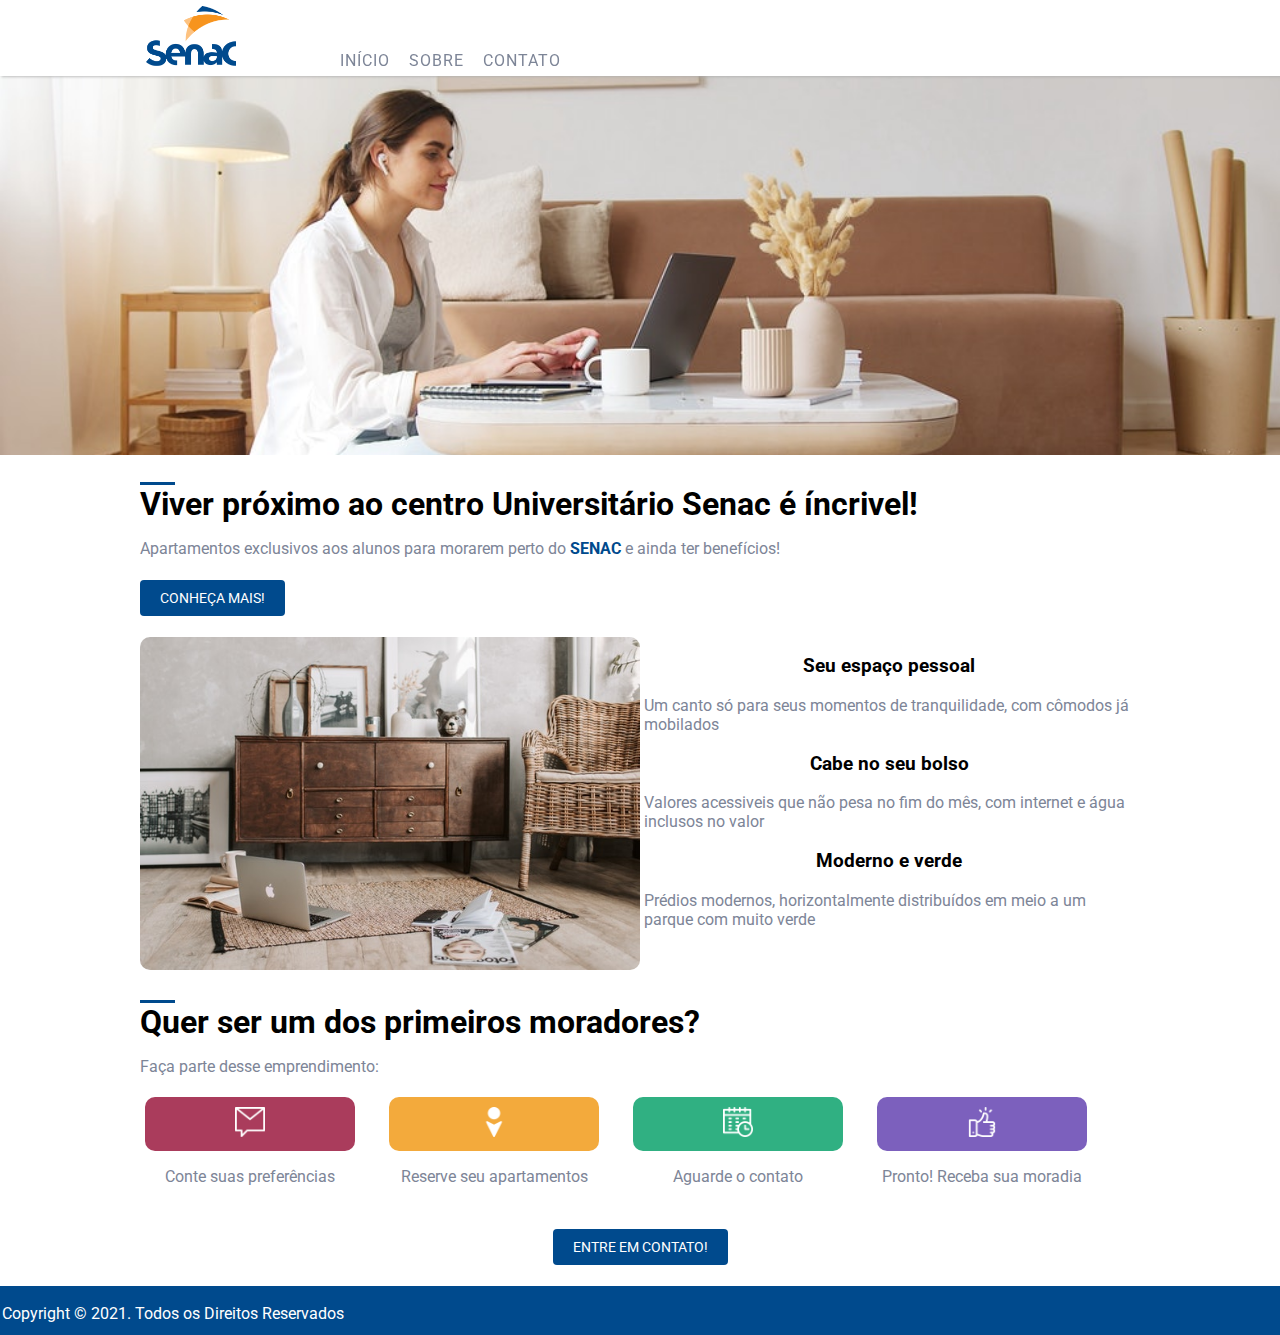
<file: html/index.html>
<!DOCTYPE html>
<html lang="pt-br">
<head>
    <meta charset="UTF-8">

    <!-- Fonte -->
    <link rel="preconnect" href="https://fonts.gstatic.com">
    <link href="https://fonts.googleapis.com/css2?family=Roboto:wght@400;700&display=swap" rel="stylesheet">


    <!-- Meu CSS-->
    <link rel="stylesheet" href="/css/index.css">
    <link rel="stylesheet" href="/css/header.css">
    <link rel="stylesheet" href="/css/geral.css">
    
    <title>Emprendimento Senac</title>
</head>
<body>
    <header>
            <div class="bar">
                <div class="container">
                    <a href="/html/index.html">
                        <img src="/img/logo_senac.png" alt="logo_senac" class="logo">
                    </a>
        
                    <nav>
                        <a href="/html/index.html">Início</a>
                        <a href="/html/sobre.html">Sobre</a>
                        <a href="/html/contato.html">Contato</a>
                    </nav>
                </div>
            </div>
        <div class="banner"></div>
    </header>

    <main>
        <section class="container introducao">
            <h2 class="subtitulo">Viver próximo ao centro Universitário Senac é íncrivel!</h2>
            <p>Apartamentos exclusivos aos alunos para morarem perto do <strong>SENAC</strong> e ainda ter benefícios!</p>
            <div class="btn">
                <a href="/html/sobre.html">Conheça mais!</a>
            </div>

            <div class="comodo">
                <div class="comodo_img">
                    <img src="/img/comodo.jpg" alt="exemplo comodo">
                </div>

                <div class="comodo_texto">
                    <h3>Seu espaço pessoal</h3>
                    <p>Um canto só para seus momentos de tranquilidade, com cômodos já mobilados</p>

                    <h3>Cabe no seu bolso</h3>
                    <p>Valores acessiveis que não pesa no fim do mês, com internet e água inclusos no valor</p>

                    <h3>Moderno e verde</h3>
                    <p>Prédios modernos, horizontalmente distribuídos em meio a um parque com muito verde</p>
                    
                </div>
            </div>
        </section>

        <section class="container entre_contato">
            <h2 class="subtitulo">Quer ser um dos primeiros moradores?</h2>
            <p>Faça parte desse emprendimento:</p>

            <div class="icons">
                <ul>
                    <li class="icon_lista">
                        <div id="mensagem" class="icon">
                            <img src="/img/icones/mensagem.png" class="icon_tamanho">
                        </div>
                        <p>Conte suas preferências</p>
                    </li>

                    <li class="icon_lista">
                        <div id="ponto" class="icon">
                            <img src="/img/icones/ponto.png" class="icon_tamanho">
                        </div>
                        <p>Reserve seu apartamentos</p>
                    </li>

                    <li class="icon_lista">
                        <div id="calendario" class="icon">
                            <img src="/img/icones/calendario.png" class="icon_tamanho">
                        </div>
                        <p>Aguarde o contato</p>
                    </li>

                    <li class="icon_lista">
                        <div id="like" class="icon">
                            <img src="/img/icones/like.png" class="icon_tamanho">
                        </div>
                        <p>Pronto! Receba sua moradia</p>
                    </li>
                </ul>

                <div class="btn">
                    <a href="/html/contato.html">Entre em contato!</a>
                </div>
            </div>
        </section>
    </main>

    <footer>
        <p>Copyright © 2021. Todos os Direitos Reservados</p>
    </footer>
</body>
</html>
</file>
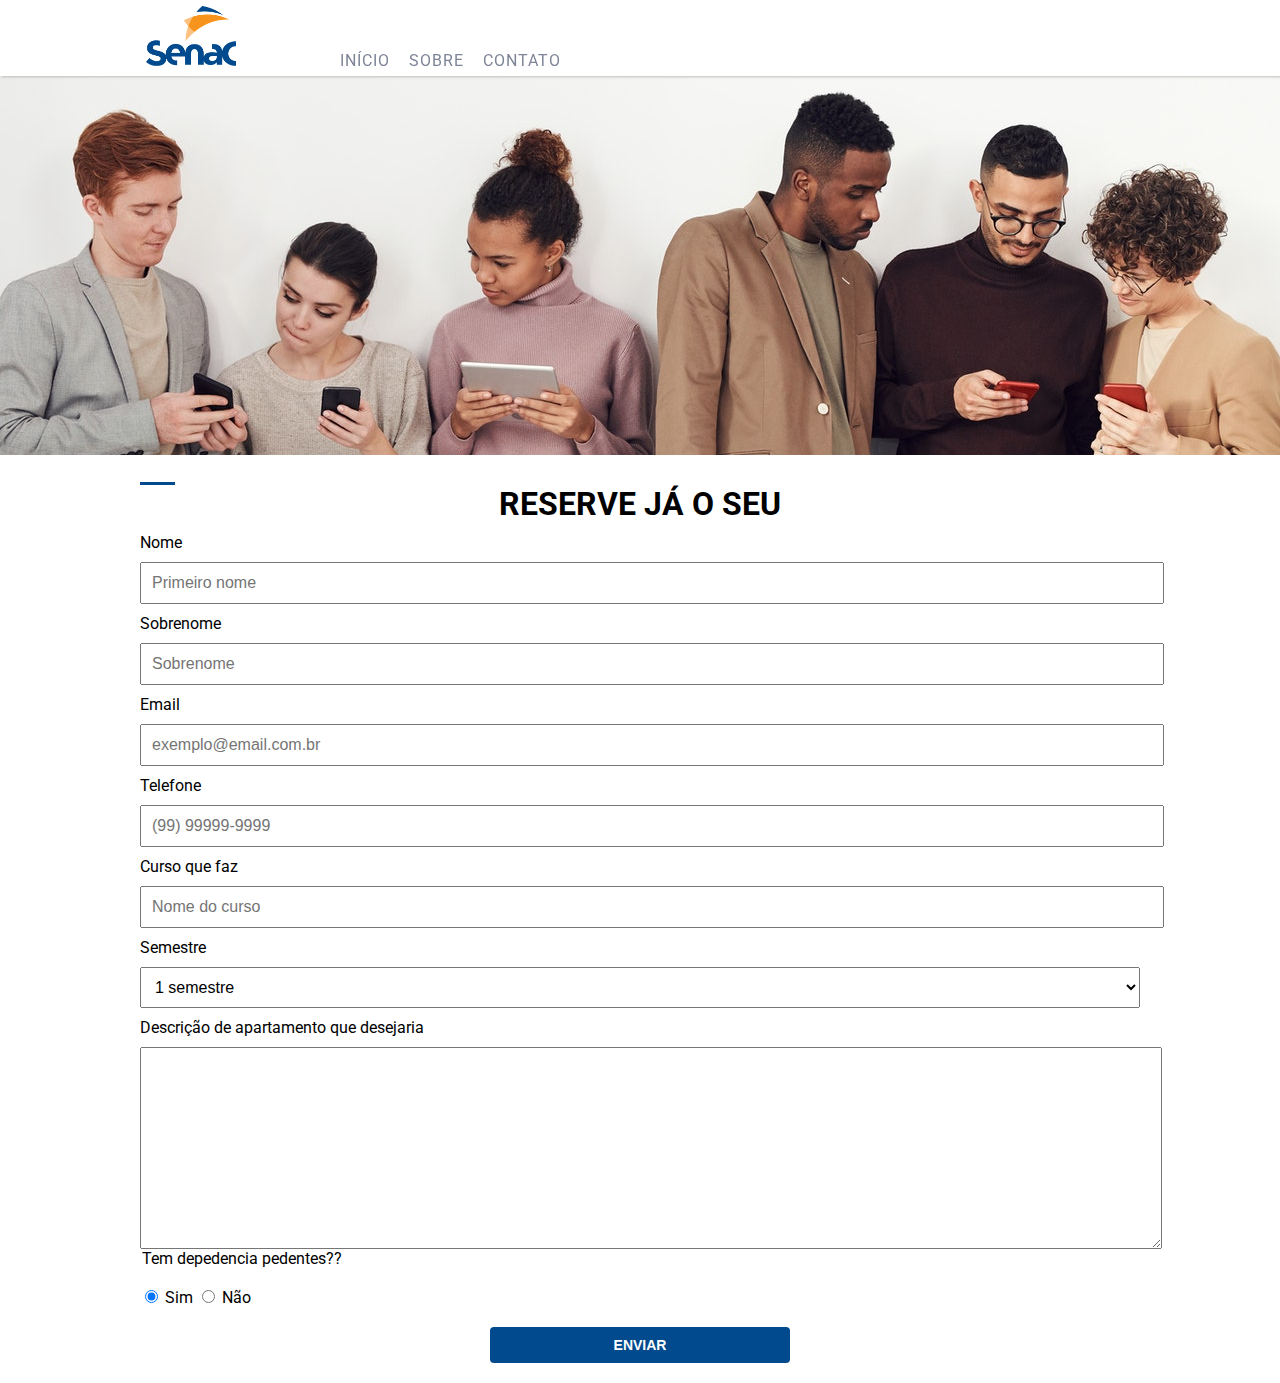
<file: html/contato.html>
<!DOCTYPE html>
<html lang="pt-br">
<head>
    <meta charset="UTF-8">

    <link rel="preconnect" href="https://fonts.gstatic.com">
    <link href="https://fonts.googleapis.com/css2?family=Roboto:wght@400;700&display=swap" rel="stylesheet">

    <!--CSS-->
    <link rel="stylesheet" href="/css/contato.css">
    <link rel="stylesheet" href="/css/header.css">
    <link rel="stylesheet" href="/css/geral.css">

    <title>Contato</title>
</head>
<body>
    <body>
        <header>
            <div class="bar">
                <div class="container">
                    <a href="/html/index.html">
                        <img src="/img/logo_senac.png" alt="logo_senac" class="logo">
                    </a>
        
                    <nav>
                        <a href="/html/index.html">Início</a>
                        <a href="/html/sobre.html">Sobre</a>
                        <a href="/html/contato.html">Contato</a>
                    </nav>
                </div>
            </div>

            <div class="banner"></div>
        </header>

        <main class="container">
            <section>
                <h2 class="subtitulo">Reserve já o seu</h2>
                <form>
                    <label for="nome">Nome</label>
                    <input type="text" id="nome" placeholder="Primeiro nome" required>
    
                    <label for="sobrenome">Sobrenome</label>
                    <input type="text" id="sobrenome" placeholder="Sobrenome" required>
    
                    <label for="email">Email</label>
                    <input type="email" id="email" placeholder="exemplo@email.com.br" required>
    
                    <label for="telefone">Telefone</label>
                    <input type="tel" id="telefone" placeholder="(99) 99999-9999" required>
    
                    <label for="curso">Curso que faz</label>
                    <input type="text" id="curso" placeholder="Nome do curso" required>
    
                    <label for="cm">Semestre</label>
                    <select name="tamanho" id="cm" required>
                        <option value="primeiro">1 semestre</option>
                        <option value="segundo">2 semestre</option>
                        <option value="terceiro">3 semestre</option>
                        <option value="quarto">4 semestre</option>
                        <option value="quinto">5 semestre</option>
                        <option value="sexto">6 semestre</option>
                        <option value="setimo">7 semestre</option>
                        <option value="oitavo">8 semestre</option>
                        <option value="nono">9 semestre</option>
                        <option value="decimo">10 semestre</option>
                    </select>
    
                    <label for="descricao">Descrição de apartamento que desejaria</label>
                    <textarea id="descricao" cols="30" rows="10" required></textarea>
    
                    <fieldset>
                        <legend>Tem depedencia pedentes??</legend>
                        <input type="radio" id="local-sim" name="contato" checked>
                        <label for="local-sim" class="label-inline">Sim</label>
    
                        <input type="radio" id="local-nao" name="contato">
                        <label for="local-nao" class="label-inline">Não</label>
                    </fieldset>
    
                    <input type="submit" value="Enviar">
                </form>
            </section>
        </main>
</body>
</html>
</file>
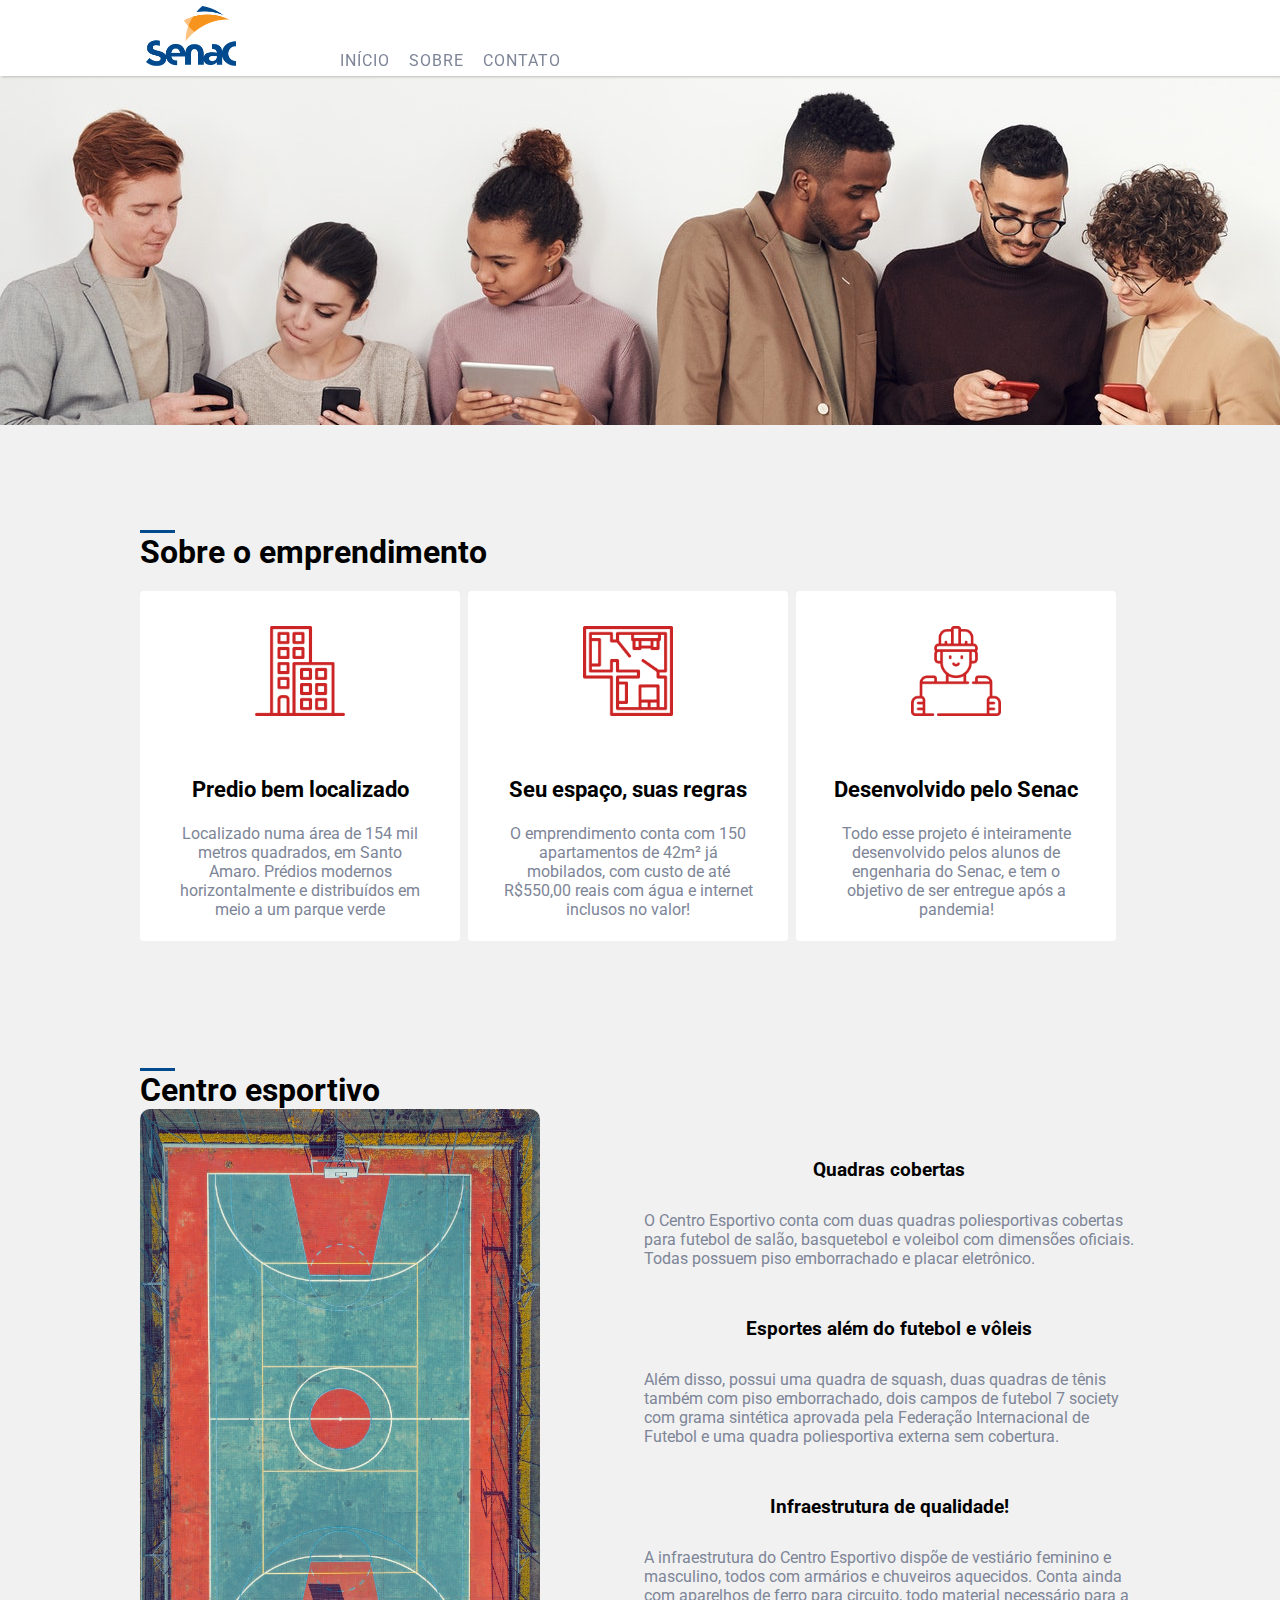
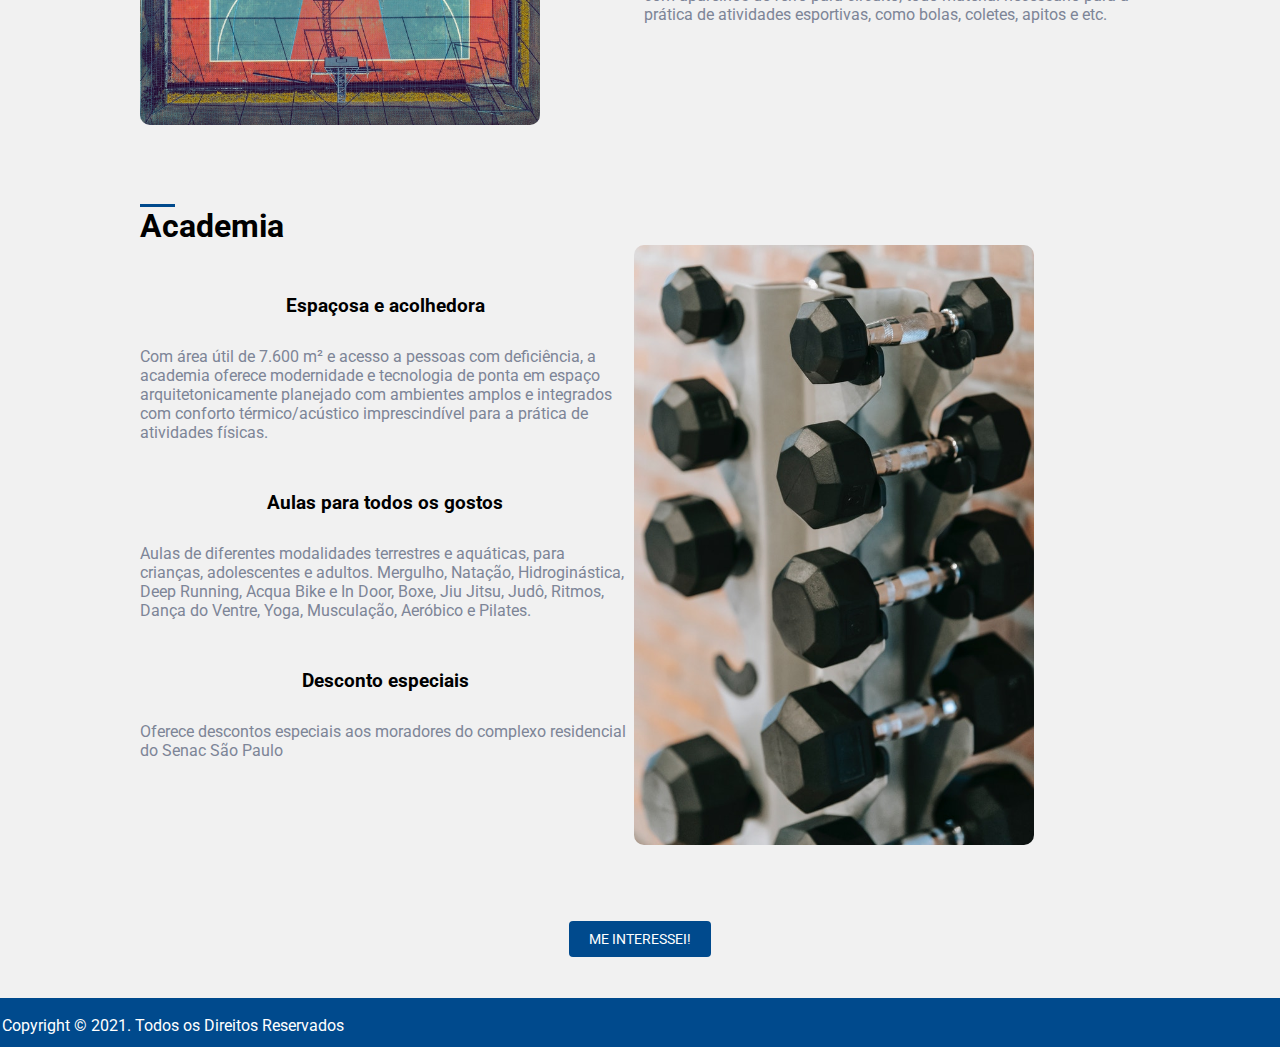
<file: html/sobre.html>
<!DOCTYPE html>
<html lang="pt-br">
<head>
    <meta charset="UTF-8">

    <!-- Fonte -->
    <link rel="preconnect" href="https://fonts.gstatic.com">
    <link href="https://fonts.googleapis.com/css2?family=Roboto:wght@400;700&display=swap" rel="stylesheet">

    <!--CSS-->
    <link rel="stylesheet" href="/css/sobre.css">
    <link rel="stylesheet" href="/css/header.css">
    <link rel="stylesheet" href="/css/geral.css">


    <title>Sobre</title>
</head>
    <body>
        <header>
            <div class="bar">
                <div class="container">
                    <a href="/html/index.html">
                        <img src="/img/logo_senac.png" alt="logo_senac" class="logo">
                    </a>
        
                    <nav>
                        <a href="/html/index.html">Início</a>
                        <a href="/html/sobre.html">Sobre</a>
                        <a href="/html/contato.html">Contato</a>
                    </nav>
                </div>
            </div>
            <div class="banner"></div>
        </header>

        <main>
            <section class="container">
                    <h2 class="subtitulo">Sobre o emprendimento</h2>

                    <ul class="sobre_lista">
                        <li>
                            <div class="sobre_icone">
                                <img src="/img/icones/predio.png" class="icon">
                            </div>
                            <div class="container">
                                <h3>Predio bem localizado</h3>
                                <p>Localizado numa área de 154 mil metros quadrados, em Santo Amaro. Prédios modernos horizontalmente e distribuídos em meio a um parque verde</p>
                            </div>
                        </li>
                        <li>
                            <div class="servicos_icone">
                                <img src="/img/icones/apartamento.png" class="icon">
                            </div>
                            <div class="container">
                                <h3>Seu espaço, suas regras</h3>
                                <p>O emprendimento conta com 150 apartamentos de 42m² já mobilados, com custo de até R$550,00 reais com água e internet inclusos no valor!</p>
                            </div>
                        </li>
                        <li>
                            <div class="servicos_icone">
                                <img src="/img/icones/engenheiro.png" class="icon">
                            </div>
                            <div class="container">
                                <h3>Desenvolvido pelo Senac</h3>
                                <p>Todo esse projeto é inteiramente desenvolvido pelos alunos de engenharia do Senac, e tem o objetivo de ser entregue após a pandemia!</p>
                            </div>
                        </li>
                    </ul>
            </section>

            <section class="container">
                <h2 class="subtitulo">Centro esportivo</h2>

                <div class="sobre">
                    <div class="centro_img">
                        <img src="/img/quadra.jpg" alt="exemplo centro">
                    </div>
    
                    <div class="centro_texto">
                        <h3>Quadras cobertas</h3>
                        <p>
                            O Centro Esportivo conta com duas quadras poliesportivas cobertas para futebol de salão, basquetebol e voleibol com dimensões oficiais. Todas possuem piso emborrachado e placar eletrônico.
                        </p>

                        <h3>Esportes além do futebol e vôleis</h3>
                        <p>
                            Além disso, possui uma quadra de squash, duas quadras de tênis também com piso emborrachado, dois campos de futebol 7 society com grama sintética aprovada pela Federação Internacional de Futebol e uma quadra poliesportiva externa sem cobertura.
                        </p>

                        <h3>Infraestrutura de qualidade!</h3>
                        <p>
                            A infraestrutura do Centro Esportivo dispõe de vestiário feminino e masculino, todos com armários e chuveiros aquecidos. Conta ainda com aparelhos de ferro para circuito, todo material necessário para a prática de atividades esportivas, como bolas, coletes, apitos e etc.
                        </p>
                        
                    </div>
                </div>
            </section>


            <section class="container">
                <h2 class="subtitulo">Academia</h2>

                <div class="sobre">
                    <div class="centro_texto">
                        <h3>Espaçosa e acolhedora</h3>
                        <p>
                            Com área útil de 7.600 m² e acesso a pessoas com deficiência, a academia oferece modernidade e tecnologia de ponta em espaço arquitetonicamente planejado com ambientes amplos e integrados com conforto térmico/acústico imprescindível para a prática de atividades físicas.
                        </p>

                        <h3>Aulas para todos os gostos</h3>
                        <p>
                            Aulas de diferentes modalidades terrestres e aquáticas, para crianças, adolescentes e adultos. Mergulho, Natação, Hidroginástica, Deep Running, Acqua Bike e In Door, Boxe, Jiu Jitsu, Judô, Ritmos, Dança do Ventre, Yoga, Musculação, Aeróbico e Pilates.
                        </p>

                        <h3>Desconto especiais</h3>
                        <p>
                            Oferece descontos especiais aos moradores do complexo residencial do Senac São Paulo
                        </p>
                        
                    </div>
                    <div class="centro_img">
                        <img src="/img/academia.jpg" alt="exemplo centro">
                    </div>
                </div>
            </section>

            <div class="btn">
                <a href="/html/contato.html">Me interessei!</a>
            </div>
        </main>

        <footer>
            <p>Copyright © 2021. Todos os Direitos Reservados</p>
        </footer>

    </body>
</html>
</file>
<file: css/index.css>
.banner{
    margin-top: 75px;
    width: 100%;
    height: 380px;
    background: url(/img/banner01.jpg) no-repeat center;
    background-size: cover;
}

.introducao{
    margin-top: 30px;
}

.introducao p strong{
    color: #004a8d;
}

/*Espaço exemplo*/

.comodo{
    width: 100%;
    margin-top: 30px;
}

.comodo_img{
    width: 50%;
    display: inline-block;
}

.comodo_img img{
    box-sizing: border-box;
    width: 100%;
    border-radius: 10px;
}

.comodo_texto{
    display: inline-block;
    width: 49%;
    justify-items: center;
    vertical-align: top;
}

.comodo_texto h3{
    text-align: center;
}

.comodo_texto p{
    width: 100%;
    padding: 0 30px;
}

/*Parte de contato*/
.entre_contato{
    margin-top: 60px;
}


.icons{
    margin: 0px auto;
}

.icon_lista{
    display: inline-block;
    width: 22%;
    text-align: center;
    padding: 5px;
    vertical-align: top;
    box-sizing: border-box;
    margin-right: 20px;
}

.icon_lista p{
    font-size: 16px;
}

.icon{
    border-radius: 10px;
}

.icon_tamanho{
    width: 30px;
    text-align: center;
    padding: 10px 0;
}
#mensagem{
    background: #aa3c5c;   
}
#ponto{
    background: #f3aa3c; 
}
#calendario{
    background: #30b082;
}
#like{
    background: #7c60bd; 
}

.icons .btn{
    text-align: center;
    margin-bottom: 30px;
}
</file>
<file: css/header.css>
header{
    background: #fff;
}

.bar{
    padding: 6px;
    position: fixed;
    top: 0;
    width: 100%;
    z-index: 10;
    background:#fff;
    box-shadow: .5px .5px 3px rgb(172, 172, 172);
}

header .container a{
    display: inline-block;
}

.logo{
    width: 90px;
    height: 60px;
}

header .container nav{
    display: inline-block;
    margin-left: 100px;
}

header .container nav a{
    color: #7d8597;
    text-transform: uppercase;
    margin-right: 15px;
    letter-spacing: 1px;
}
header .container nav a:hover{
    color: #001233;
    text-decoration: underline;
}
</file>
<file: css/geral.css>
body{
    margin: 0;
    padding: 0;
    text-decoration: none;
    color: #000;
    font-family: 'Roboto', sans-serif;
    font-size: 16px;
    color: #7d8597;
}

a{
    color: #000;
    text-decoration: none;
}

.container{
    width: 80%;
    max-width: 1000px;
    margin: 0 auto;
}


h3{
    color: #000;
    font-weight: bold;
}

ul{
    padding: 0;
}

/* Main */
.subtitulo{
    font-size: 32px;
    margin-bottom: 0px;
    color: #000;
    font-weight: bold;
}
.subtitulo:before{
    content: "";
    background: #004a8d;
    display: block;
    width: 35px;
    height: 3px;
}

.btn{
    margin-top: 30px;
}

.btn a{
    background: #004a8d;
    color: #fff;
    padding: 10px 20px;
    text-transform: uppercase;
    font-size: 14px;
    border-radius: 4px;
}
.btn a:hover{
    background: #0466C8;
}

footer{
    background: #004a8d;
    color: #fff;
    padding: 2px;
    height: 45px;
}
</file>
<file: css/contato.css>
.banner{
    margin-top: 75px;
    width: 100%;
    height: 380px;
    background: url(/img/banner02.jpg) no-repeat center;
    background-size: cover;
}

main section h2{
    text-align: center;
    text-transform: uppercase;
    font-weight: bold;
}

form label, form legend {
    display: block;
    margin: 10px 0px;
}

form input, form textarea, form select {
    display: block;
    padding: 10px;
    width: 100%;
    font-size: 16px;
}

form input[type=radio], form input[type=checkbox]{
    display: inline-block;
    width: auto;
}

fieldset{
    border: 0px;
    margin: 0px;
    padding: 0px;
}

.label-inline{
    display: inline-block;
}

form input[type=submit]{
    width: 30%;
    min-width: 300px;
    margin: 10px auto;  
    font-weight: bold;
    border: none;
    cursor: pointer;
    background: #004a8d;
    color: #fff;
    padding: 10px 20px;
    text-transform: uppercase;
    font-size: 14px;
    border-radius: 4px;
}
form input[type=submit]:hover{
    background: #0466C8;
}

label, legend{
    color: #000;
}
</file>
<file: css/sobre.css>
.banner{
    margin-top: 75px;
    width: 100%;
    height: 380px;
    background: url(/img/banner02.jpg) no-repeat center;
    background-size: cover;
}

main{
    background: #f1f1f1;
    margin-top: -30px;
    padding-top: 30px;
}
.subtitulo{
    margin-top: 75px;
}
.sobre_lista{
    display: inline-block;
    margin: 20px auto 50px auto;
}

.sobre_lista li{
    background: #fff;
    display: inline-block;
    width: 32%;
    height: 350px;
    text-align: center;
    border-radius: 4px;
    margin: 0px 4px 2px 0px;
    box-sizing: border-box;
}
.sobre_lista li h3{
    font-size: 22px;
}
.sobre_lista li p{
    padding: 5 auto;
}
.icon{
    padding: 35px;
    width: 90px;
}


.centro{
    width: 100%;
    margin-top: 30px;
}

.centro_img{
    width: 50%;
    display: inline-block;
}

.centro_img img{
    box-sizing: border-box;
    width: 80%;
    height: 50%;
    border-radius: 10px;
}

.centro_texto{
    display: inline-block;
    width: 49%;
    justify-items: center;
    vertical-align: top;
}

.centro_texto h3{
    text-align: center;
    margin-top: 50px;
}

.centro_texto p{
    width: 100%;
    margin-top: 30px;
}

.btn{
    text-align: center;
    padding: 50px 0;
}
</file>
